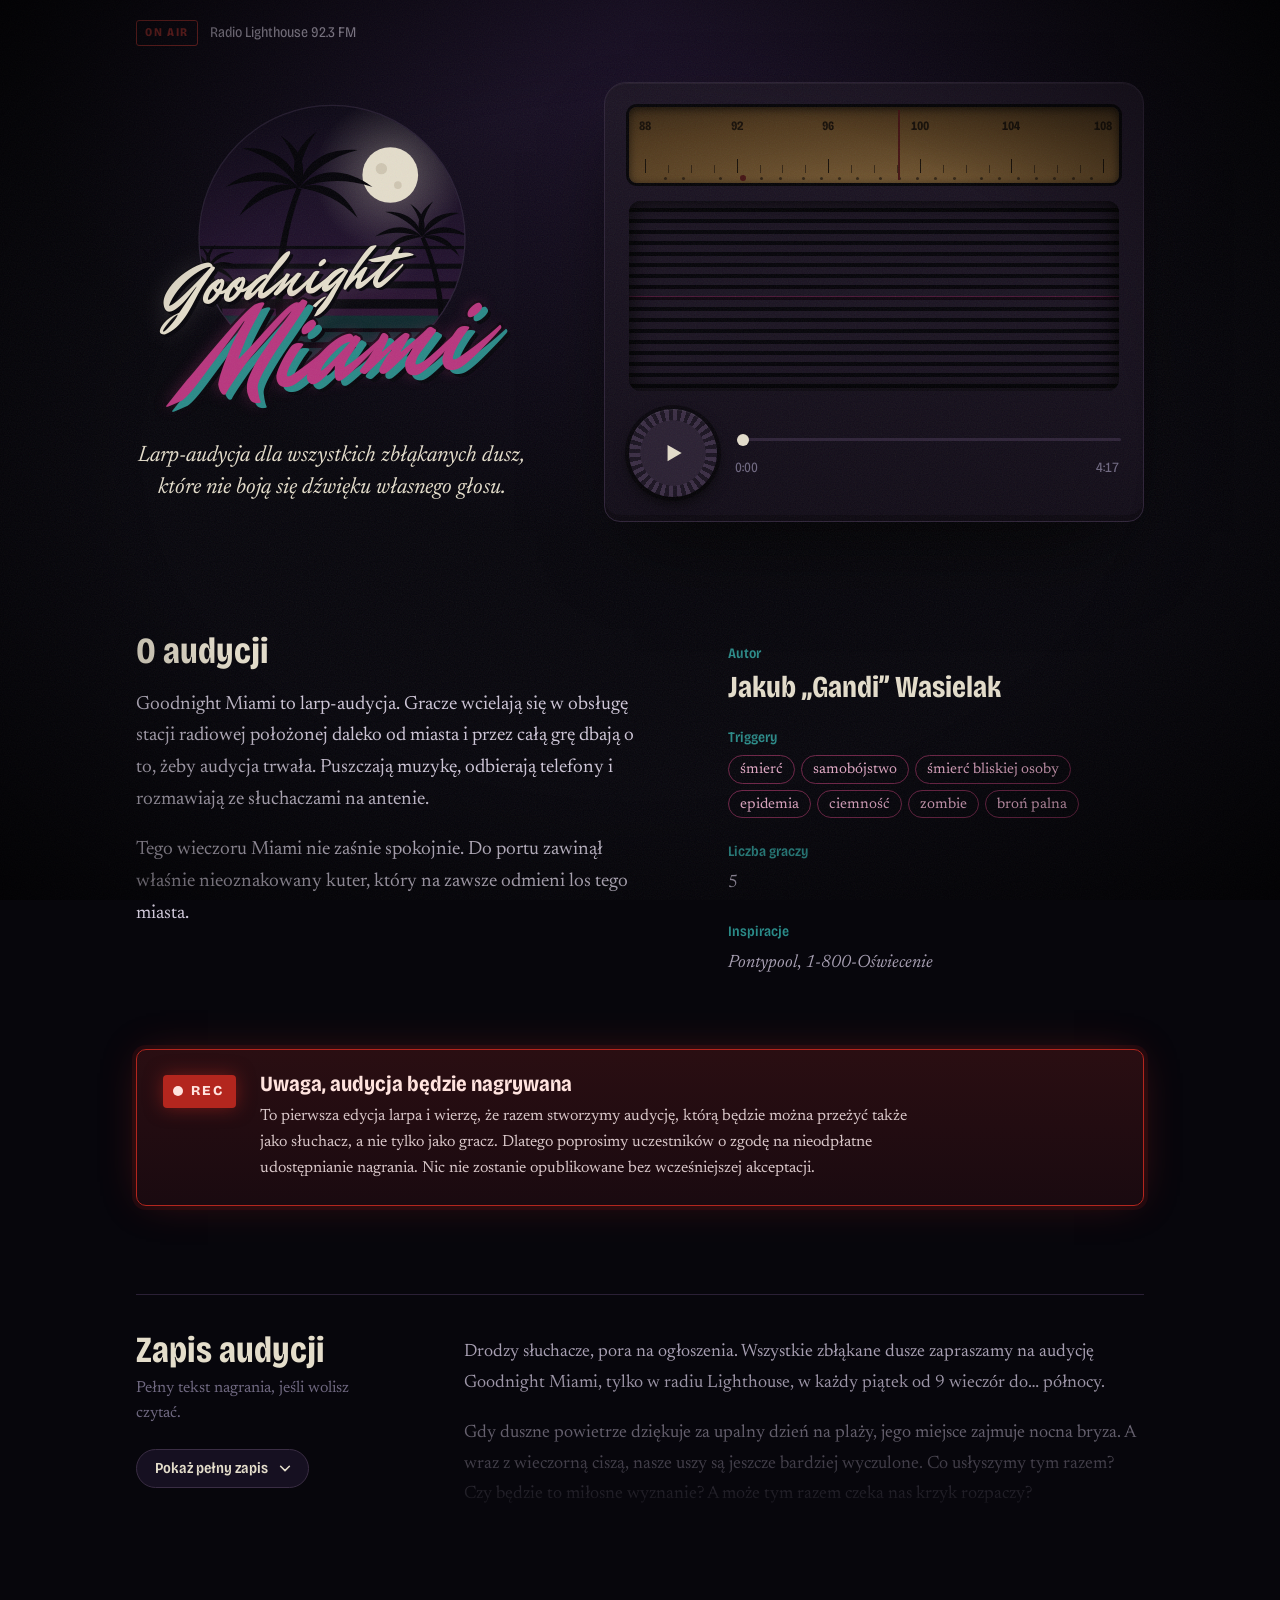
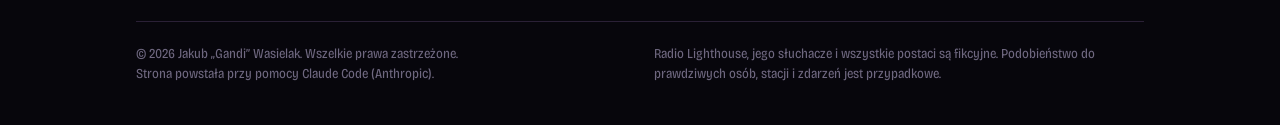
<file: index.html>
<!doctype html>
<html lang="pl">
<head>
  <meta charset="utf-8">
  <meta name="viewport" content="width=device-width, initial-scale=1, viewport-fit=cover">
  <title>Goodnight Miami · larp-audycja</title>
  <meta name="description" content="Goodnight Miami to larp-audycja o nocnej stacji radiowej pod Miami. Posłuchaj design docu nagranego jako radiowe ogłoszenie. Autor: Jakub „Gandi” Wasielak.">
  <meta name="author" content="Jakub „Gandi” Wasielak">
  <meta name="theme-color" content="#07060C">
  <meta name="color-scheme" content="dark">
  <link rel="canonical" href="https://goodnight-miami.com/">

  <meta property="og:type" content="website">
  <meta property="og:site_name" content="Goodnight Miami">
  <meta property="og:locale" content="pl_PL">
  <meta property="og:url" content="https://goodnight-miami.com/">
  <meta property="og:title" content="Goodnight Miami · larp-audycja">
  <meta property="og:description" content="Nocna audycja Radia Lighthouse 92.3 FM. Posłuchaj design docu larpa nagranego jako radiowe ogłoszenie.">
  <meta property="og:image" content="https://goodnight-miami.com/assets/img/og-image.png">
  <meta property="og:image:width" content="1200">
  <meta property="og:image:height" content="630">
  <meta property="og:image:alt" content="Logo Goodnight Miami: księżyc nad palmami i neonowy napis, obok stare radio.">
  <meta property="og:audio" content="https://goodnight-miami.com/assets/audio/goodnight-miami-dd.mp3">
  <meta property="og:audio:type" content="audio/mpeg">
  <meta name="twitter:card" content="summary_large_image">
  <meta name="twitter:title" content="Goodnight Miami · larp-audycja">
  <meta name="twitter:description" content="Nocna audycja Radia Lighthouse 92.3 FM. Posłuchaj design docu larpa nagranego jako radiowe ogłoszenie.">
  <meta name="twitter:image" content="https://goodnight-miami.com/assets/img/og-image.png">

  <link rel="icon" href="assets/img/favicon.svg" type="image/svg+xml">
  <link rel="icon" href="assets/img/favicon-32.png" sizes="32x32" type="image/png">
  <link rel="apple-touch-icon" href="assets/img/apple-touch-icon.png">
  <link rel="manifest" href="site.webmanifest">

  <link rel="preconnect" href="https://fonts.googleapis.com">
  <link rel="preconnect" href="https://fonts.gstatic.com" crossorigin>
  <link rel="stylesheet" href="https://fonts.googleapis.com/css2?family=Mr+Dafoe&family=Bricolage+Grotesque:opsz,wdth,wght@12..96,75..100,300..800&family=Newsreader:ital,opsz,wght@0,6..72,300..600;1,6..72,300..600&display=swap">
  <link rel="stylesheet" href="assets/css/style.css">
  <script src="assets/js/radio.js" defer></script>
</head>
<body>
<div class="page">
  <header class="station">
    <div class="station__name">
      <span class="onair" aria-hidden="true">ON AIR</span>
      <span>Radio Lighthouse 92.3 FM</span>
    </div>
  </header>

  <main>
    <section class="hero" aria-labelledby="title">
      <div class="hero__brand">
        <div class="emblem">
          <svg viewBox="0 30 600 450" aria-hidden="true">
            <defs>
              <clipPath id="disc"><circle cx="300" cy="250" r="210"/></clipPath>
              <linearGradient id="sky" x1="0" y1="0" x2="0" y2="1">
                <stop offset="0" stop-color="#0C0916"/>
                <stop offset=".55" stop-color="#23122F"/>
                <stop offset="1" stop-color="#4A1739"/>
              </linearGradient>
              <radialGradient id="moonGlow">
                <stop offset="0" stop-color="#E4DDCB" stop-opacity=".35"/>
                <stop offset="1" stop-color="#E4DDCB" stop-opacity="0"/>
              </radialGradient>
              <path id="frond" d="M0 0 C 26 -22, 62 -18, 92 12 C 60 -4, 30 -6, 0 0 Z"/>
              <g id="crown">
                <use href="#frond" transform="rotate(-8)"/>
                <use href="#frond" transform="rotate(-40) scale(.95)"/>
                <use href="#frond" transform="rotate(-80) scale(.8)"/>
                <use href="#frond" transform="rotate(20) scale(.9)"/>
                <use href="#frond" transform="scale(-1,1) rotate(-8)"/>
                <use href="#frond" transform="scale(-1,1) rotate(-42) scale(.95)"/>
                <use href="#frond" transform="scale(-1,1) rotate(18) scale(.9)"/>
                <use href="#frond" transform="scale(-1,1) rotate(-78) scale(.75)"/>
              </g>
            </defs>

            <g clip-path="url(#disc)">
              <rect x="0" y="0" width="600" height="560" fill="url(#sky)"/>
              <circle cx="392" cy="150" r="120" fill="url(#moonGlow)"/>
              <circle cx="392" cy="150" r="44" fill="#E4DDCB"/>
              <circle cx="378" cy="140" r="9" fill="#CFC6B2"/>
              <circle cx="404" cy="166" r="6" fill="#CFC6B2"/>
              <!-- horizon stripes -->
              <g fill="#07060C">
                <rect x="0" y="262" width="600" height="5"/>
                <rect x="0" y="290" width="600" height="8"/>
                <rect x="0" y="318" width="600" height="11"/>
                <rect x="0" y="346" width="600" height="15"/>
              </g>
              <rect x="0" y="372" width="600" height="200" fill="#0F2A2E"/>
              <rect x="0" y="392" width="600" height="6" fill="#07060C"/>
              <rect x="0" y="414" width="600" height="9" fill="#07060C"/>
              <!-- palms -->
              <g fill="#050409">
                <path d="M214 400 C 206 330, 212 250, 244 170 L 252 172 C 222 250, 218 330, 226 400 Z"/>
                <use href="#crown" transform="translate(248 170) scale(1.25)"/>
                <path d="M468 400 C 470 350, 462 300, 440 250 L 446 247 C 470 298, 478 350, 478 400 Z"/>
                <use href="#crown" transform="translate(442 248) scale(.8)"/>
                <path d="M120 400 C 124 370, 118 330, 104 300 L 108 298 C 124 330, 130 370, 128 400 Z"/>
                <use href="#crown" transform="translate(105 298) scale(.55)"/>
              </g>
            </g>
            <circle cx="300" cy="250" r="210" fill="none" stroke="#2A2036" stroke-width="2"/>
          </svg>

          <h1 class="logo" id="title"><span class="logo__good">Goodnight</span><span class="logo__miami">Miami</span></h1>
        </div>

        <p class="tagline">Larp-audycja dla wszystkich zbłąkanych dusz, które nie boją się dźwięku własnego głosu.</p>      </div>

      <div class="hero__radio">
        <div class="radio">
          <div class="dial" aria-hidden="true">
            <div class="dial__scale" id="scale"></div>
          </div>

          <div class="grille"><canvas id="scope" aria-hidden="true"></canvas></div>

          <div class="deck">
            <button class="knob" id="play" type="button" aria-label="Słuchaj audycji">
              <svg class="i-play" viewBox="0 0 24 24" aria-hidden="true"><path fill="currentColor" d="M7 4.5v15l13-7.5z"/></svg>
              <svg class="i-pause" viewBox="0 0 24 24" aria-hidden="true"><path fill="currentColor" d="M6 4h4.5v16H6zM13.5 4H18v16h-4.5z"/></svg>
            </button>
            <div class="transport">
              <input class="seek" id="seek" type="range" min="0" max="1000" value="0" step="1" aria-label="Przewiń nagranie">
              <div class="transport__time"><output id="cur">0:00</output><output id="dur">4:17</output></div>
            </div>
          </div>
        </div>
      </div>

      <audio id="audio" src="assets/audio/goodnight-miami-dd.mp3" preload="metadata"></audio>
    </section>

    <section class="about" aria-labelledby="about-title">
      <div class="about__lead">
        <h2 id="about-title">O audycji</h2>
        <p>Goodnight Miami to larp-audycja. Gracze wcielają się w obsługę stacji radiowej położonej daleko od miasta i przez całą grę dbają o to, żeby audycja trwała. Puszczają muzykę, odbierają telefony i rozmawiają ze słuchaczami na antenie.</p>
        <p>Tego wieczoru Miami nie zaśnie spokojnie. Do portu zawinął właśnie nieoznakowany kuter, który na zawsze odmieni los tego miasta.</p>
      </div>

      <dl class="facts">
        <dt>Autor</dt>
        <dd class="author">Jakub „Gandi” Wasielak</dd>
        <dt>Triggery</dt>
        <dd>
          <ul class="triggers">
            <li>śmierć</li><li>samobójstwo</li><li>śmierć bliskiej osoby</li><li>epidemia</li><li>ciemność</li><li>zombie</li><li>broń palna</li>
          </ul>
        </dd>
        <dt>Liczba graczy</dt>
        <dd>5</dd>
        <dt>Inspiracje</dt>
        <dd><i>Pontypool</i>, <i>1-800-Oświecenie</i></dd>
      </dl>

      <aside class="recording" aria-labelledby="rec-title">
        <div class="recording__rec" aria-hidden="true"><span></span>REC</div>
        <div>
          <p class="recording__title" id="rec-title">Uwaga, audycja będzie nagrywana</p>
          <p>To pierwsza edycja larpa i wierzę, że razem stworzymy audycję, którą będzie można przeżyć także jako słuchacz, a nie tylko jako gracz. Dlatego poprosimy uczestników o zgodę na nieodpłatne udostępnianie nagrania. Nic nie zostanie opublikowane bez wcześniejszej akceptacji.</p>
        </div>
      </aside>
    </section>

    <section class="transcript-wrap" aria-labelledby="t-title">
      <div class="transcript-head">
        <h2 id="t-title">Zapis audycji</h2>
        <p>Pełny tekst nagrania, jeśli wolisz czytać.</p>
        <button class="toggle" id="tToggle" type="button" aria-expanded="false" aria-controls="transcript">
          <span>Pokaż pełny zapis</span>
          <svg viewBox="0 0 16 16" aria-hidden="true"><path d="M3 6l5 5 5-5" fill="none" stroke="currentColor" stroke-width="1.8" stroke-linecap="round" stroke-linejoin="round"/></svg>
        </button>
      </div>

      <article class="transcript is-collapsed" id="transcript">
        <p>Drodzy słuchacze, pora na ogłoszenia. Wszystkie zbłąkane dusze zapraszamy na audycję Goodnight Miami, tylko w radiu Lighthouse, w każdy piątek od 9 wieczór do… północy.</p>
        <p>Gdy duszne powietrze dziękuje za upalny dzień na plaży, jego miejsce zajmuje nocna bryza. A wraz z wieczorną ciszą, nasze uszy są jeszcze bardziej wyczulone. Co usłyszymy tym razem? Czy będzie to miłosne wyznanie? A może tym razem czeka nas krzyk rozpaczy?</p>
        <p>Nasza linia będzie otwarta przez całą audycję, podczas której każdy może podzielić się swoją historią dzwoniąc na (305) 550-1000. Dziś natomiast odpowiemy na pytania nadesłane pocztą.</p>

        <p class="letter">Mark Spencer z Wynwood</p>
        <p>Mark Spencer z Wynwood pyta, dla kogo jest audycja Goodnight Miami? Doskonałe pytanie Mark. Goodnight Miami jest stworzona dla każdego miłośnika dreszczyku i pełnej immersji. Każdy kto weźmie udział w audycji będzie jej nie tylko doświadczał – on będzie ją tworzył! Pamiętajcie, że taśma jest wieczna, a to co raz pójdzie w eter, zostanie tam na zawsze. Tak, Goodnight Miami przyciągnie osoby, które nie boją się dźwięku własnego głosu. Bo to, czego należy bać się naprawdę, to… cisza.</p>

        <p class="letter">Daniel Haze z Brickell</p>
        <p>Daniel Haze z Brickell pisze „jak wygląda typowe nagranie?”. Drogi Danielu, gwarantuję – żadne nagranie audycji Goodnight Miami nie jest typowe. Ale tak, mają one elementy wspólne. Nasze gwiazdy, dwoje prowadzących zasiądzie przed mikrofonami, aby przez trzy godziny trwania audycji odpowiadać na telefony słuchaczy. Oczywiście telefony to nie wszystko, ponieważ w cieniu zawsze czuwa wierny realizator, dbający o nagrania i o muzykę umilającą chwile ciszy. Producent nagrania czuwa nad przebiegiem audycji, jest cichym reżyserem dyrygującym całą stacją i nadającym jej unikatowy klimat.</p>
        <p>Drodzy słuchacze, drogi Danielu, mam nadzieję że byliście dziś grzeczni, ponieważ Waszym telefonom przysłuchiwać się będzie policja. No dobrze, konkretnie jeden policjant. Po służbie. Który gości nasze studio, jest wiernym słuchaczem oraz osobistym przyjacielem.</p>

        <p class="letter">Monica Blake z Overtown</p>
        <p>Monica Blake z Overtown pyta, czy może nas odwiedzić. Kochana Monico, z przyjemnością otwarlibyśmy dla Ciebie nasze drzwi, ale musisz wiedzieć, że stacja radia Lighthouse to prawdziwa latarnia. No może nie prawdziwa, ale jednak oddalona od Miami o ponad godzinę jazdy, a do najbliższych sąsiadów mamy ponad dwie mile. Nadajemy do Was z miejsca, gdzie każde pukanie do drzwi jest wielkim wydarzeniem.</p>

        <p class="letter">Diana Knight z Liberty City</p>
        <p>Diana Knight z Liberty City napisała, że chciała posłuchać audycji ze swoim czternastoletnim synem. Droga Diano, z przykrością musimy odradzić. Audycja jest wyłącznie dla pełnoletnich słuchaczy, a w trakcie rozmów mogą zostać poruszone takie tematy jak śmierć, samobójstwo, śmierć bliskich, epidemia, ciemność, zombie oraz broń palna.</p>

        <p class="letter">Anonimowa wiadomość</p>
        <p>Mamy czas na ostatnie pytanie w sprawie audycji Goodnight Miami, otrzymaliśmy jedną anonimową wiadomość, a brzmi ona: „Dlaczego to ja powinienem wziąć udział w nagraniu?” Myślę że wiem, drogi słuchaczu, myślę że znam cię lepiej niż ci się zdaje. Wiem, że szukasz tego lekkiego dreszczyku emocji, który sprawia że na skórze pojawia się gęsia skórka. Intymna atmosfera przytulnego studia miesza się z ekspozycją na setki słuchaczy, co budzi w Tobie lęk, ale i coś mocniejszego. Zainteresowanie.</p>
        <p class="signoff">Jaką historię usłyszysz? Jaką historię nam opowiesz? Jak ta historia skończy się dla Ciebie? A przede wszystkim… Czy Miami zaśnie dziś spokojnie?</p>
      </article>
    </section>
  </main>

  <footer>
    <p>© 2026 Jakub „Gandi” Wasielak. Wszelkie prawa zastrzeżone.<br>Strona powstała przy pomocy Claude Code (Anthropic).</p>
    <p>Radio Lighthouse, jego słuchacze i wszystkie postaci są fikcyjne. Podobieństwo do prawdziwych osób, stacji i zdarzeń jest przypadkowe.</p>
  </footer>
</div>
</body>
</html>
</file>
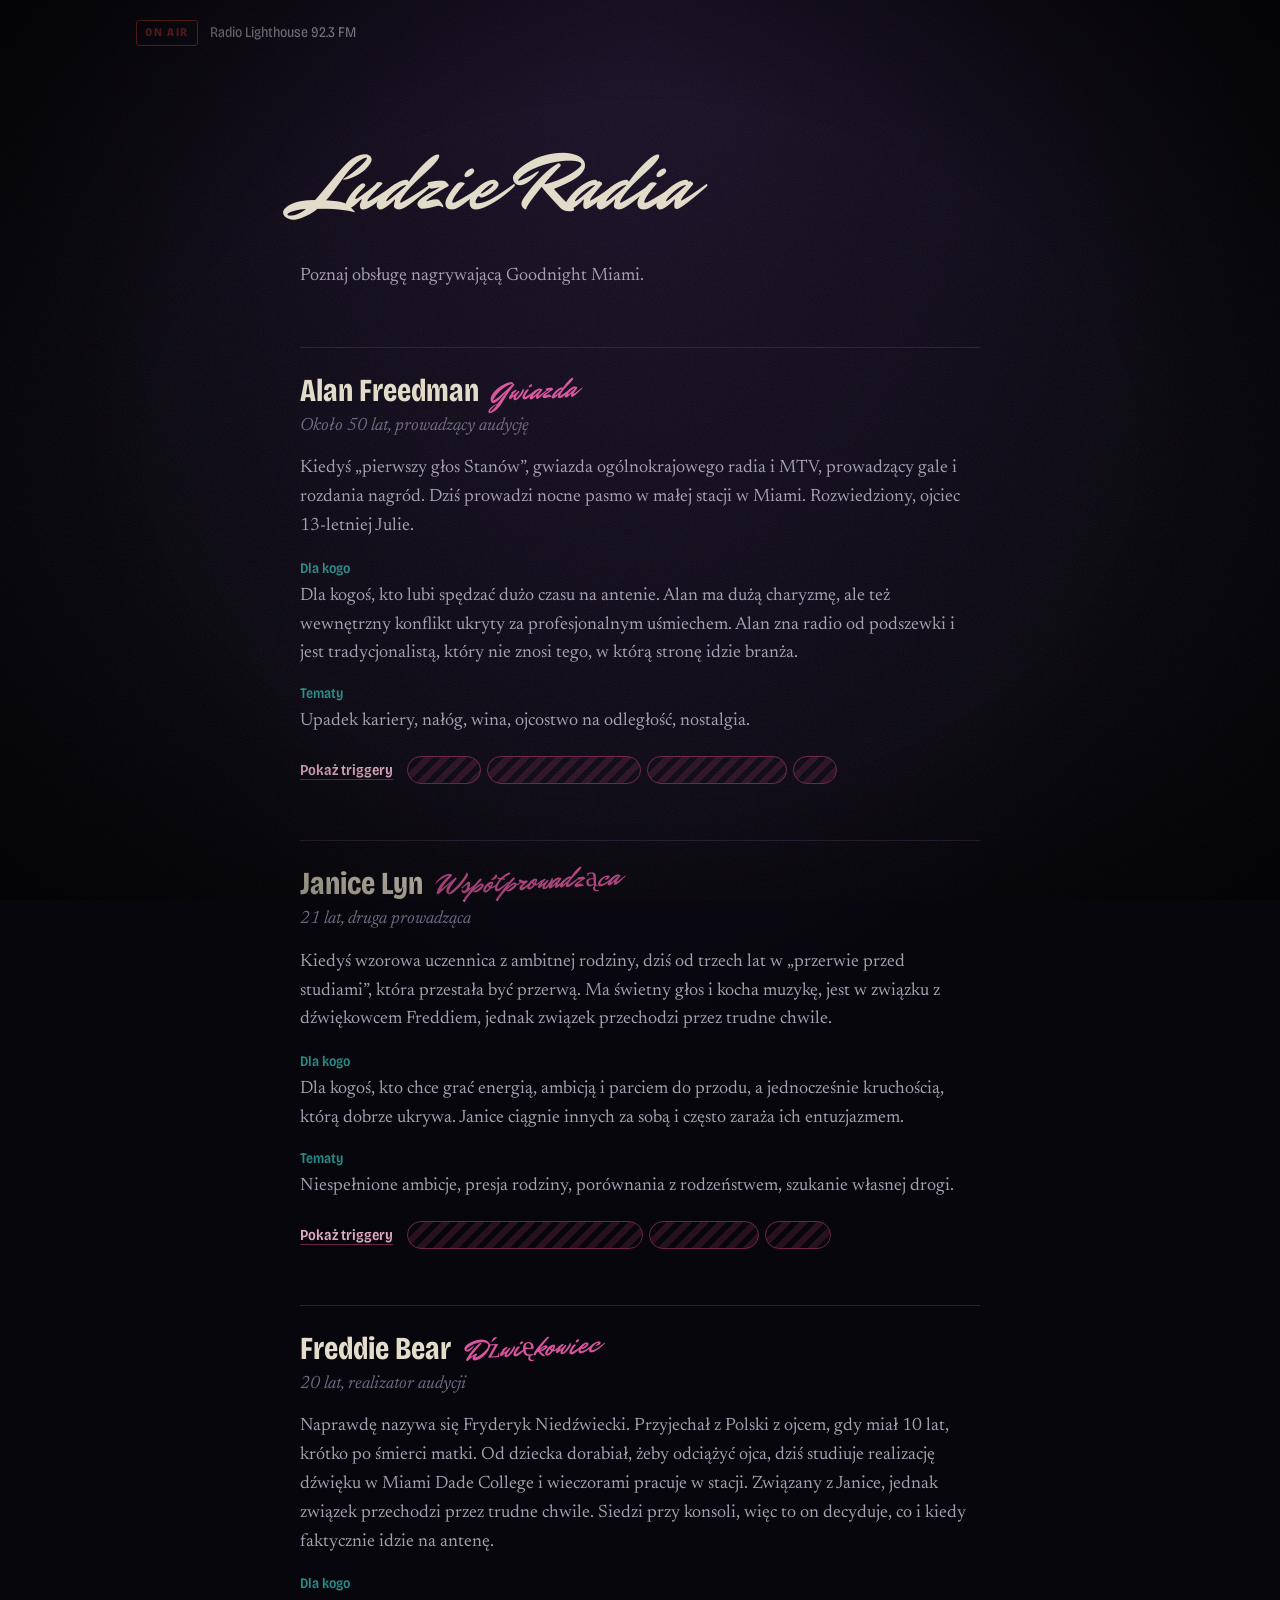
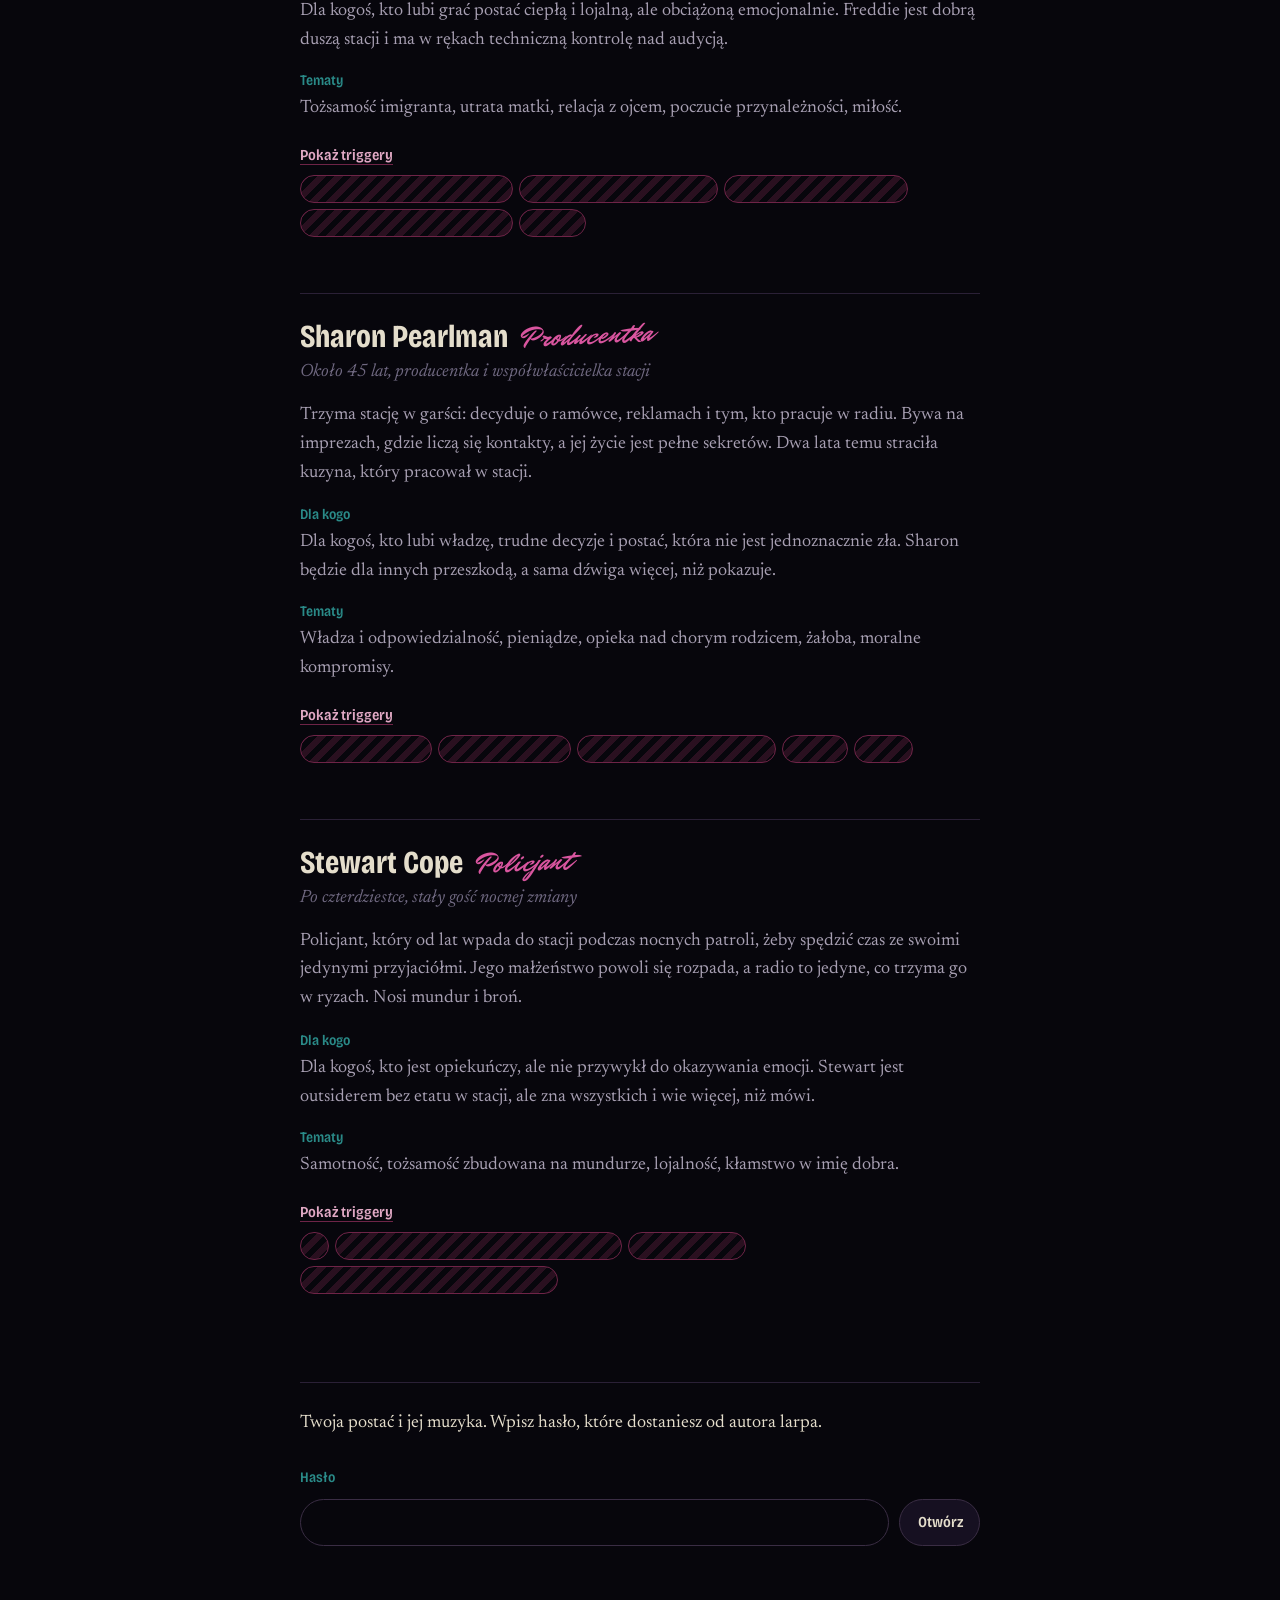
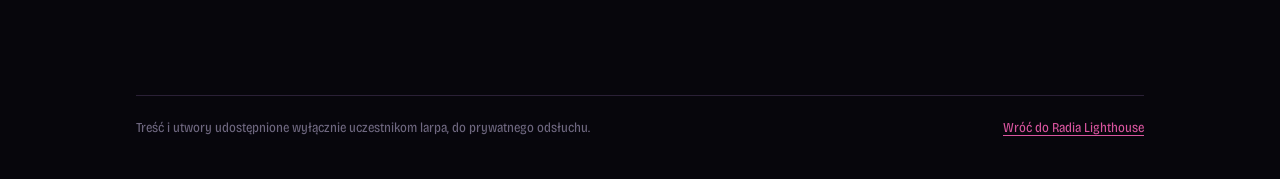
<file: ludzie-radia.html>
<!doctype html>
<html lang="pl">
<head>
  <meta charset="utf-8">
  <meta name="viewport" content="width=device-width, initial-scale=1, viewport-fit=cover">
  <title>Ludzie Radia · Goodnight Miami</title>
  <meta name="robots" content="noindex">
  <meta name="theme-color" content="#07060C">
  <meta name="color-scheme" content="dark">
  <link rel="icon" href="/assets/img/favicon.svg" type="image/svg+xml">
  <link rel="preconnect" href="https://fonts.googleapis.com">
  <link rel="preconnect" href="https://fonts.gstatic.com" crossorigin>
  <link rel="stylesheet" href="https://fonts.googleapis.com/css2?family=Mr+Dafoe&family=Bricolage+Grotesque:opsz,wdth,wght@12..96,75..100,300..800&family=Newsreader:ital,opsz,wght@0,6..72,300..600;1,6..72,300..600&display=swap">
  <link rel="stylesheet" href="/assets/css/style.css">
  <link rel="stylesheet" href="/assets/css/soundtrack.css">
  <script src="/assets/js/soundtrack.js" defer></script>
</head>
<body>
<div class="page">
  <header class="station">
    <div class="station__name">
      <span class="onair" aria-hidden="true">ON AIR</span>
      <span>Radio Lighthouse 92.3 FM</span>
    </div>
    <button class="station__now station__back" id="sheetBack" type="button" hidden>Wróć do postaci</button>
    <button class="station__now" id="now" type="button" hidden>
      <svg class="i-play" viewBox="0 0 12 12" aria-hidden="true"><path d="M2 1l9 5-9 5z" fill="currentColor"/></svg>
      <svg class="i-pause" viewBox="0 0 12 12" aria-hidden="true"><path d="M2 1h3v10H2zM7 1h3v10H7z" fill="currentColor"/></svg>
      <span id="nowTitle"></span>
    </button>
  </header>

  <main>
    <section class="gate" id="gate">
      <h1>Ludzie Radia</h1>
      <section class="cast" aria-labelledby="cast-title">
        <p class="cast__lead" id="cast-title">Poznaj obsługę nagrywającą Goodnight Miami.</p>

        <article class="person">
          <header class="person__head">
            <h3>Alan Freedman</h3>
            <p class="person__role">Gwiazda</p>
            <p class="person__meta">Około 50 lat, prowadzący audycję</p>
          </header>
          <p>Kiedyś „pierwszy głos Stanów”, gwiazda ogólnokrajowego radia i MTV, prowadzący gale i rozdania nagród. Dziś prowadzi nocne pasmo w małej stacji w Miami. Rozwiedziony, ojciec 13-letniej Julie.</p>
          <dl class="person__facts">
            <dt>Dla kogo</dt>
            <dd>Dla kogoś, kto lubi spędzać dużo czasu na antenie. Alan ma dużą charyzmę, ale też wewnętrzny konflikt ukryty za profesjonalnym uśmiechem. Alan zna radio od podszewki i jest tradycjonalistą, który nie znosi tego, w którą stronę idzie branża.</dd>
            <dt>Tematy</dt>
            <dd>Upadek kariery, nałóg, wina, ojcostwo na odległość, nostalgia.</dd>
          </dl>
          <details class="bleep">
            <summary><span class="bleep__show">Pokaż triggery</span><span class="bleep__hide">Ukryj triggery</span><span class="bleep__tape" aria-hidden="true"><span style="--w:10"></span><span style="--w:21"></span><span style="--w:19"></span><span style="--w:6"></span></span></summary>
            <ul class="triggers">
              <li>alkoholizm</li><li>śmierć bliskiej osoby</li><li>silne poczucie winy</li><li>rozwód</li>
            </ul>
          </details>
        </article>

        <article class="person">
          <header class="person__head">
            <h3>Janice Lyn</h3>
            <p class="person__role">Współprowadząca</p>
            <p class="person__meta">21 lat, druga prowadząca</p>
          </header>
          <p>Kiedyś wzorowa uczennica z ambitnej rodziny, dziś od trzech lat w „przerwie przed studiami”, która przestała być przerwą. Ma świetny głos i kocha muzykę, jest w związku z dźwiękowcem Freddiem, jednak związek przechodzi przez trudne chwile.</p>
          <dl class="person__facts">
            <dt>Dla kogo</dt>
            <dd>Dla kogoś, kto chce grać energią, ambicją i parciem do przodu, a jednocześnie kruchością, którą dobrze ukrywa. Janice ciągnie innych za sobą i często zaraża ich entuzjazmem.</dd>
            <dt>Tematy</dt>
            <dd>Niespełnione ambicje, presja rodziny, porównania z rodzeństwem, szukanie własnej drogi.</dd>
          </dl>
          <details class="bleep">
            <summary><span class="bleep__show">Pokaż triggery</span><span class="bleep__hide">Ukryj triggery</span><span class="bleep__tape" aria-hidden="true"><span style="--w:32"></span><span style="--w:15"></span><span style="--w:9"></span></span></summary>
            <ul class="triggers">
              <li>depresja i terapia w przeszłości</li><li>presja rodziców</li><li>narkotyki</li>
            </ul>
          </details>
        </article>

        <article class="person">
          <header class="person__head">
            <h3>Freddie Bear</h3>
            <p class="person__role">Dźwiękowiec</p>
            <p class="person__meta">20 lat, realizator audycji</p>
          </header>
          <p>Naprawdę nazywa się Fryderyk Niedźwiecki. Przyjechał z Polski z ojcem, gdy miał 10 lat, krótko po śmierci matki. Od dziecka dorabiał, żeby odciążyć ojca, dziś studiuje realizację dźwięku w Miami Dade College i wieczorami pracuje w stacji. Związany z Janice, jednak związek przechodzi przez trudne chwile. Siedzi przy konsoli, więc to on decyduje, co i kiedy faktycznie idzie na antenę.</p>
          <dl class="person__facts">
            <dt>Dla kogo</dt>
            <dd>Dla kogoś, kto lubi grać postać ciepłą i lojalną, ale obciążoną emocjonalnie. Freddie jest dobrą duszą stacji i ma w rękach techniczną kontrolę nad audycją.</dd>
            <dt>Tematy</dt>
            <dd>Tożsamość imigranta, utrata matki, relacja z ojcem, poczucie przynależności, miłość.</dd>
          </dl>
          <details class="bleep">
            <summary><span class="bleep__show">Pokaż triggery</span><span class="bleep__hide">Ukryj triggery</span><span class="bleep__tape" aria-hidden="true"><span style="--w:29"></span><span style="--w:27"></span><span style="--w:25"></span><span style="--w:29"></span><span style="--w:9"></span></span></summary>
            <ul class="triggers">
              <li>śmierć rodzica w dzieciństwie</li><li>uzależnienie bliskiej osoby</li><li>obelgi na tle pochodzenia</li><li>niepewna sytuacja imigracyjna</li><li>rozstanie</li>
            </ul>
          </details>
        </article>

        <article class="person">
          <header class="person__head">
            <h3>Sharon Pearlman</h3>
            <p class="person__role">Producentka</p>
            <p class="person__meta">Około 45 lat, producentka i współwłaścicielka stacji</p>
          </header>
          <p>Trzyma stację w garści: decyduje o ramówce, reklamach i tym, kto pracuje w radiu. Bywa na imprezach, gdzie liczą się kontakty, a jej życie jest pełne sekretów. Dwa lata temu straciła kuzyna, który pracował w stacji.</p>
          <dl class="person__facts">
            <dt>Dla kogo</dt>
            <dd>Dla kogoś, kto lubi władzę, trudne decyzje i postać, która nie jest jednoznacznie zła. Sharon będzie dla innych przeszkodą, a sama dźwiga więcej, niż pokazuje.</dd>
            <dt>Tematy</dt>
            <dd>Władza i odpowiedzialność, pieniądze, opieka nad chorym rodzicem, żałoba, moralne kompromisy.</dd>
          </dl>
          <details class="bleep">
            <summary><span class="bleep__show">Pokaż triggery</span><span class="bleep__hide">Ukryj triggery</span><span class="bleep__tape" aria-hidden="true"><span style="--w:18"></span><span style="--w:18"></span><span style="--w:27"></span><span style="--w:9"></span><span style="--w:8"></span></span></summary>
            <ul class="triggers">
              <li>choroba w rodzinie</li><li>problemy finansowe</li><li>żałoba po śmierci w wypadku</li><li>narkotyki</li><li>korupcja</li>
            </ul>
          </details>
        </article>

        <article class="person">
          <header class="person__head">
            <h3>Stewart Cope</h3>
            <p class="person__role">Policjant</p>
            <p class="person__meta">Po czterdziestce, stały gość nocnej zmiany</p>
          </header>
          <p>Policjant, który od lat wpada do stacji podczas nocnych patroli, żeby spędzić czas ze swoimi jedynymi przyjaciółmi. Jego małżeństwo powoli się rozpada, a radio to jedyne, co trzyma go w ryzach. Nosi mundur i broń.</p>
          <dl class="person__facts">
            <dt>Dla kogo</dt>
            <dd>Dla kogoś, kto jest opiekuńczy, ale nie przywykł do okazywania emocji. Stewart jest outsiderem bez etatu w stacji, ale zna wszystkich i wie więcej, niż mówi.</dd>
            <dt>Tematy</dt>
            <dd>Samotność, tożsamość zbudowana na mundurze, lojalność, kłamstwo w imię dobra.</dd>
          </dl>
          <details class="bleep">
            <summary><span class="bleep__show">Pokaż triggery</span><span class="bleep__hide">Ukryj triggery</span><span class="bleep__tape" aria-hidden="true"><span style="--w:4"></span><span style="--w:39"></span><span style="--w:16"></span><span style="--w:35"></span></span></summary>
            <ul class="triggers">
              <li>broń</li><li>wypadek drogowy ze skutkiem śmiertelnym</li><li>kryzys małżeński</li><li>ukrywanie prawdy przed najbliższymi</li>
            </ul>
          </details>
        </article>
      </section>

      <div class="unlock-wrap">
        <p>Twoja postać i jej muzyka. Wpisz hasło, które dostaniesz od autora larpa.</p>
        <form class="unlock" id="unlock">
          <label for="password">Hasło</label>
          <input id="password" type="text" autocomplete="off" autocapitalize="off" autocorrect="off" spellcheck="false" data-1p-ignore data-lpignore="true" required>
          <button class="toggle" type="submit">Otwórz</button>
          <p class="error" id="error" role="alert"></p>
        </form>
      </div>
    </section>

    <article class="sheet" id="sheet" hidden></article>
  </main>

  <template id="cartTpl">
    <figure class="cart">
      <div class="cart__deck">
        <button class="knob" type="button">
          <svg class="i-play" viewBox="0 0 24 24" aria-hidden="true"><path d="M8 5l12 7-12 7z" fill="currentColor"/></svg>
          <svg class="i-pause" viewBox="0 0 24 24" aria-hidden="true"><path d="M6 5h4v14H6zM14 5h4v14h-4z" fill="currentColor"/></svg>
        </button>
        <div class="cart__label">
          <span class="cart__title"></span>
          <span class="cart__artist"></span>
          <span class="cart__lamp" aria-hidden="true">ON AIR</span>
        </div>
        <div class="cart__transport">
          <input class="seek" type="range" min="0" max="1000" value="0" disabled>
          <span class="cart__time" aria-live="polite"></span>
        </div>
      </div>
    </figure>
  </template>

  <footer>
    <p>Treść i utwory udostępnione wyłącznie uczestnikom larpa, do prywatnego odsłuchu.</p>
    <p><a href="/">Wróć do Radia Lighthouse</a></p>
  </footer>
</div>
</body>
</html>
</file>
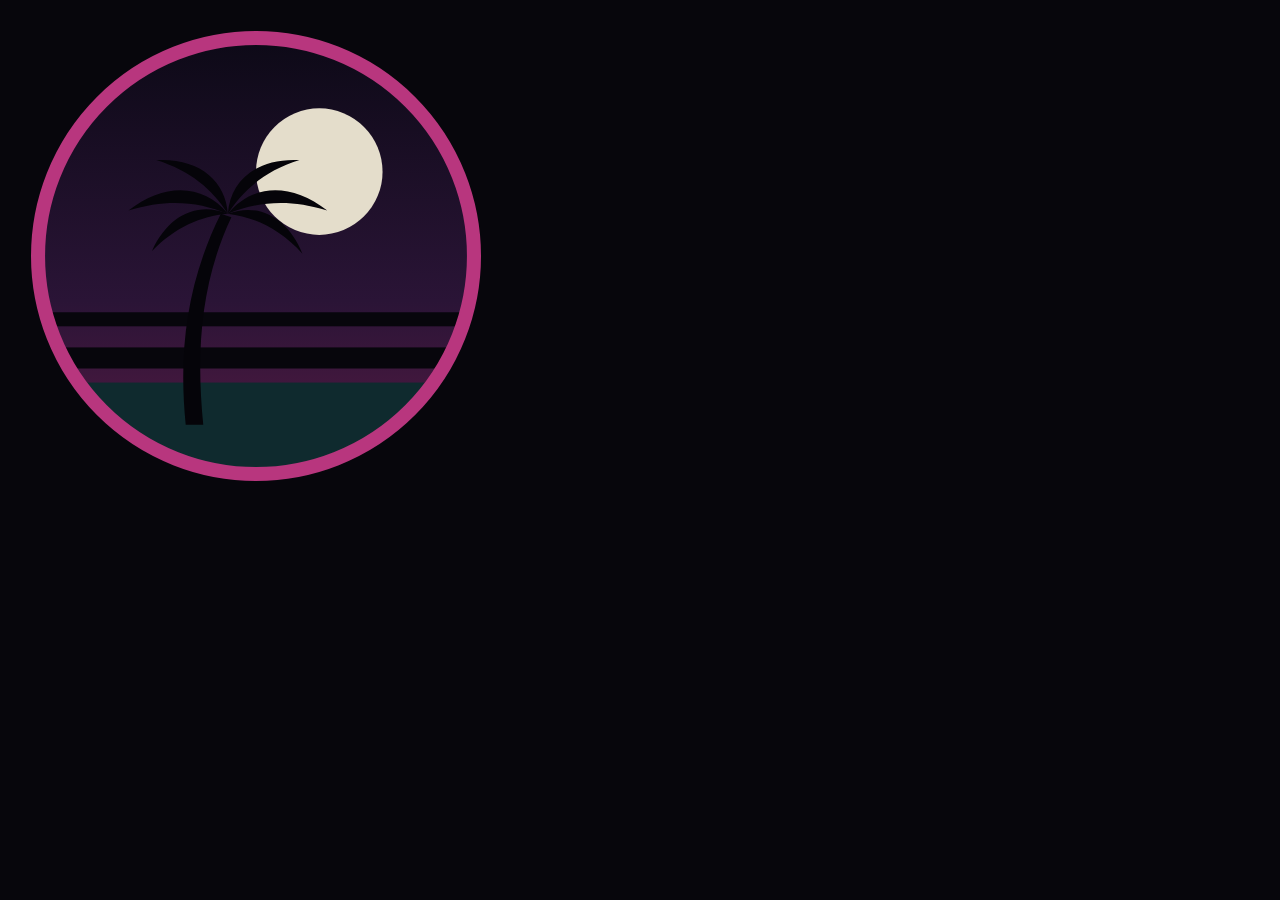
<file: tools/icon.html>
<!doctype html>
<!-- Source for the PNG app icons: icon.html?size=180. Regenerate with tools/render-images.sh -->
<html>
<head>
<meta charset="utf-8">
<style>
  html, body { margin: 0; background: #07060C; overflow: hidden; }
  div { background: #07060C; display: grid; place-items: center; }
  img { display: block; width: 88%; height: 88%; }
</style>
</head>
<body>
<div id="box"><img src="../assets/img/favicon.svg" alt=""></div>
<script>
  // Headless Chrome has a minimum window width, so size the icon explicitly
  // and let the screenshot crop the top-left corner.
  const size = new URLSearchParams(location.search).get('size') || 512;
  const box = document.getElementById('box');
  box.style.width = box.style.height = size + 'px';
</script>
</body>
</html>
</file>
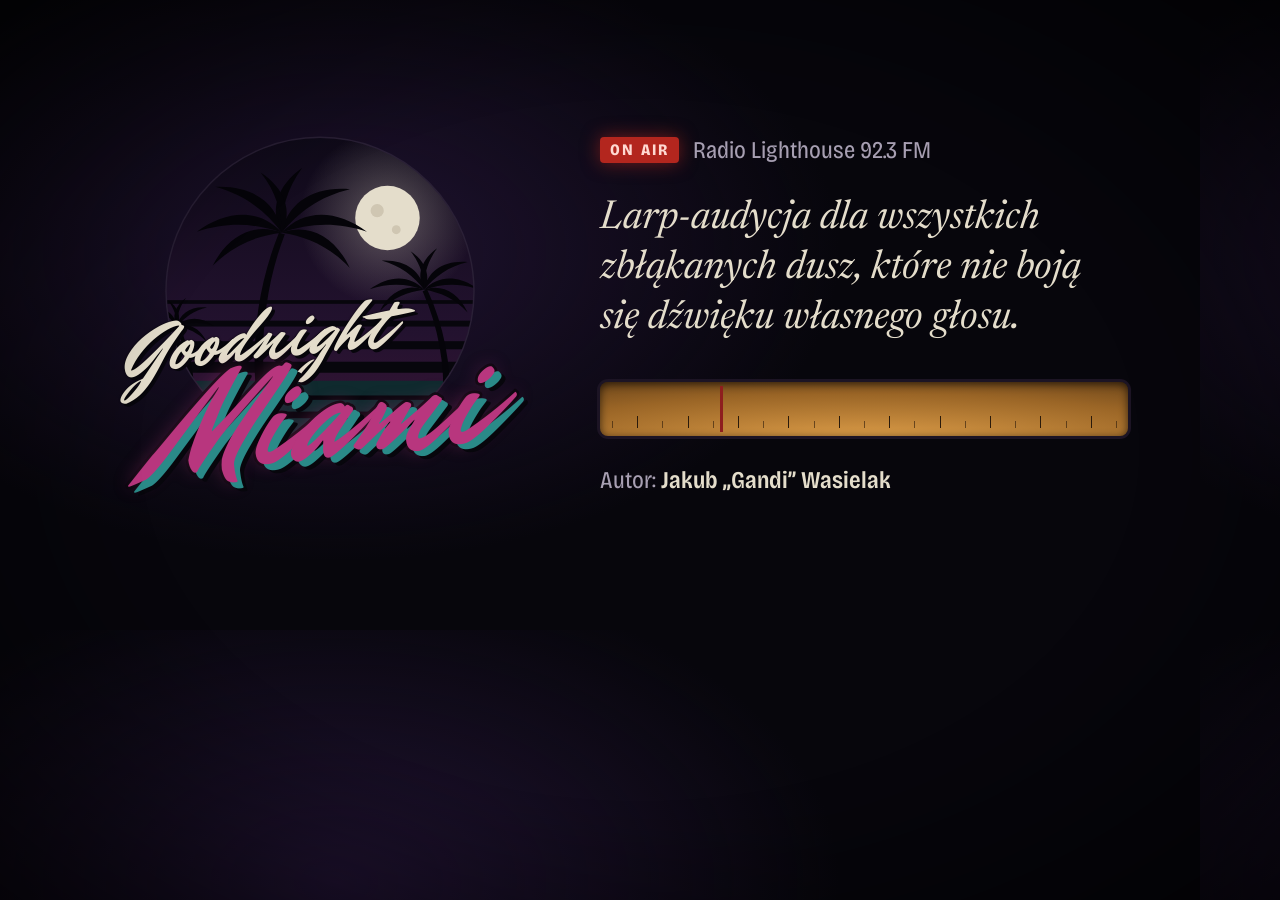
<file: tools/og-image.html>
<!doctype html>
<!-- Source for assets/img/og-image.png (1200×630). Regenerate with tools/render-images.sh -->
<html lang="pl">
<head>
<meta charset="utf-8">
<link rel="stylesheet" href="https://fonts.googleapis.com/css2?family=Mr+Dafoe&family=Bricolage+Grotesque:opsz,wdth,wght@12..96,75..100,300..800&family=Newsreader:ital,opsz,wght@0,6..72,300..600;1,6..72,300..600&display=block">
<style>
  html, body { margin: 0; width: 1200px; height: 630px; overflow: hidden; }
  body {
    background: radial-gradient(60% 70% at 28% 40%, #1F1230 0%, transparent 70%), #07060C;
    color: #A79FB2;
    display: grid;
    grid-template-columns: 560px 1fr;
    align-items: center;
    padding: 0 72px 0 40px;
    box-sizing: border-box;
    font-family: "Newsreader", Georgia, serif;
  }
  body::after {
    content: "";
    position: fixed;
    inset: 0;
    background: radial-gradient(ellipse at center, transparent 55%, #000000A0 100%);
  }
  .emblem { position: relative; width: 440px; margin: -40px auto 0; container-type: inline-size; }
  .emblem img { display: block; width: 100%; }
  .logo {
    position: absolute; left: 0; right: 0; top: 52%;
    margin: 0; text-align: center;
    font-family: "Mr Dafoe", cursive; font-weight: 400; line-height: .8;
  }
  .logo span { display: block; }
  .good {
    font-size: 17cqw; color: #E4DDCB;
    transform: rotate(-6deg) translateX(-14cqw);
    text-shadow: 0 0 2px #000, 3px 3px 0 #07060C;
  }
  .miami {
    margin-top: -1cqw; font-size: 33cqw; color: #B8367E;
    transform: rotate(-6deg);
    -webkit-text-stroke: 1.2cqw #07060C; paint-order: stroke fill;
    text-shadow: 1.4cqw 1.4cqw 0 #2A8A88, 2.2cqw 2.2cqw 0 #07060C, 0 0 4cqw #B8367E66;
  }
  .copy { position: relative; z-index: 1; }
  .station {
    display: flex; align-items: center; gap: 14px;
    font-family: "Bricolage Grotesque", sans-serif; font-variation-settings: "wdth" 85;
    font-size: 24px; color: #A79FB2;
  }
  .onair {
    padding: 3px 10px 4px; border-radius: 4px;
    background: #B3261E; color: #FFD9D2;
    font-weight: 800; font-size: 16px; letter-spacing: .14em;
    box-shadow: 0 0 18px #B3261E99;
  }
  .tagline {
    margin: 30px 0 0; font-style: italic; font-size: 40px; line-height: 1.25; color: #E4DDCB;
  }
  .dial {
    position: relative; margin-top: 38px; height: 54px; border-radius: 8px;
    background: radial-gradient(120% 160% at 50% 110%, #E0A04A 0%, #9A6526 55%, #4A2E12 100%);
    box-shadow: inset 0 2px 8px #000A, 0 0 0 3px #1C1424;
  }
  .dial i { position: absolute; bottom: 8px; width: 1px; height: 12px; background: #2A1A0B; }
  .dial i:nth-child(odd) { height: 7px; background: #2A1A0B99; }
  .dial b { position: absolute; top: 4px; bottom: 4px; width: 3px; background: #8E1E1E; left: calc(12px + (100% - 24px) * .215); }
  .author {
    margin-top: 30px;
    font-family: "Bricolage Grotesque", sans-serif; font-variation-settings: "wdth" 85;
    font-size: 24px;
  }
  .author strong { color: #E4DDCB; font-weight: 600; }
</style>
</head>
<body>
  <div class="emblem">
    <img src="../assets/img/emblem.svg" alt="">
    <h1 class="logo"><span class="good">Goodnight</span><span class="miami">Miami</span></h1>
  </div>
  <div class="copy">
    <div class="station"><span class="onair">ON AIR</span>Radio Lighthouse 92.3 FM</div>
    <p class="tagline">Larp-audycja dla wszystkich zbłąkanych dusz, które nie boją się dźwięku własnego głosu.</p>
    <div class="dial" id="dial"><b></b></div>
    <div class="author">Autor: <strong>Jakub „Gandi” Wasielak</strong></div>
  </div>
  <script>
    const dial = document.getElementById('dial');
    for (let i = 0; i <= 20; i++) {
      const t = document.createElement('i');
      t.style.left = `calc(12px + (100% - 24px) * ${i / 20})`;
      dial.prepend(t);
    }
  </script>
</body>
</html>
</file>
<file: assets/css/style.css>
:root {
  --midnight: #07060C;
  --bruise: #161021;
  --bruise-line: #2A2036;
  --neon: #B8367E;
  --neon-hot: #D9559F;
  --teal: #2A8A88;
  --bone: #E4DDCB;
  --fog: #A79FB2;
  --fog-dim: #6F6880;

  --script: "Mr Dafoe", "Brush Script MT", cursive;
  --display: "Bricolage Grotesque", "Arial Narrow", system-ui, sans-serif;
  --text: "Newsreader", Georgia, "Times New Roman", serif;

  --gutter: clamp(16px, 5vw, 56px);
  color-scheme: dark;
}

* { box-sizing: border-box; }
html { background: var(--midnight); overflow-x: clip; }

body {
  margin: 0;
  min-height: 100vh;
  background:
    radial-gradient(70% 45% at 50% 0%, #1B1029 0%, transparent 70%),
    var(--midnight);
  color: var(--fog);
  font-family: var(--text);
  font-size: 1.125rem;
  line-height: 1.6;
  -webkit-font-smoothing: antialiased;
}

/* film grain + vignette */
body::before, body::after {
  content: "";
  position: fixed;
  inset: 0;
  pointer-events: none;
  z-index: 5;
}
body::before {
  opacity: .07;
  background-image: url("data:image/svg+xml,%3Csvg xmlns='http://www.w3.org/2000/svg' width='160' height='160'%3E%3Cfilter id='n'%3E%3CfeTurbulence type='fractalNoise' baseFrequency='.85' numOctaves='3' stitchTiles='stitch'/%3E%3C/filter%3E%3Crect width='100%25' height='100%25' filter='url(%23n)'/%3E%3C/svg%3E");
}
body::after { background: radial-gradient(ellipse at center, transparent 55%, #000000B0 100%); }

.page {
  position: relative;
  max-width: 1120px;
  margin: 0 auto;
  padding: max(20px, env(safe-area-inset-top, 0px)) var(--gutter) max(40px, env(safe-area-inset-bottom, 0px));
}

a { color: var(--neon-hot); text-underline-offset: 3px; }
:focus-visible { outline: 2px solid var(--teal); outline-offset: 4px; border-radius: 4px; }

/* ---------- station bar ---------- */
.station {
  display: flex;
  flex-wrap: wrap;
  align-items: center;
  justify-content: space-between;
  gap: 10px 24px;
  font-family: var(--display);
  font-variation-settings: "wdth" 85;
  font-size: 0.92rem;
  color: var(--fog-dim);
}
.station__name { display: flex; align-items: center; gap: 12px; color: var(--fog); }
.onair {
  padding: 2px 8px 3px;
  border: 1.5px solid #8E2A2A;
  border-radius: 3px;
  color: #8E2A2A;
  font-weight: 800;
  font-size: 0.74rem;
  letter-spacing: 0.14em;
  transition: color .4s, background .4s, box-shadow .4s, border-color .4s;
}
body.is-live .onair {
  color: #FFD9D2;
  background: #B3261E;
  border-color: #B3261E;
  box-shadow: 0 0 16px #B3261E99;
}

/* ---------- emblem ---------- */
.hero {
  display: grid;
  grid-template-columns: minmax(0, 1fr) minmax(0, 540px);
  gap: clamp(40px, 6vw, 88px);
  align-items: center;
  padding-top: clamp(20px, 3vw, 36px);
}
.hero__brand { text-align: center; }

.emblem {
  position: relative;
  width: min(100%, 380px);
  margin: 0 auto clamp(48px, 10vw, 56px);
  container-type: inline-size;
}
.emblem svg { display: block; width: 100%; height: auto; }

.logo {
  position: absolute;
  left: 0; right: 0;
  top: 52%;
  margin: 0;
  font-family: var(--script);
  font-weight: 400;
  line-height: 0.8;
  animation: flicker 2.4s steps(1, end) 0.4s both;
}
.logo__good {
  display: block;
  font-size: 17cqw;
  color: var(--bone);
  transform: rotate(-6deg) translateX(-14cqw);
  text-shadow: 0 0 2px #000, 3px 3px 0 #07060C, 0 0 24px #E4DDCB33;
}
.logo__miami {
  display: block;
  margin-top: -1cqw;
  font-size: 33cqw;
  color: var(--neon);
  transform: rotate(-6deg);
  -webkit-text-stroke: 1.2cqw #07060C;
  paint-order: stroke fill;
  text-shadow:
    1.4cqw 1.4cqw 0 var(--teal),
    2.2cqw 2.2cqw 0 #07060C,
    0 0 4cqw #B8367E66;
}
@keyframes flicker {
  0% { opacity: 0; }
  8% { opacity: .9; }
  10% { opacity: .15; }
  16% { opacity: 1; }
  40% { opacity: .5; }
  42% { opacity: 1; }
  100% { opacity: 1; }
}

.tagline {
  margin: 0 auto;
  max-width: 34ch;
  text-wrap: balance;
  font-style: italic;
  font-size: clamp(1.15rem, 2.4vw, 1.4rem);
  line-height: 1.45;
  color: var(--bone);
}

/* ---------- radio ---------- */
.radio {
  display: grid;
  gap: 18px;
  padding: 24px;
  border-radius: 22px 22px 16px 16px;
  background: linear-gradient(180deg, #1C1424 0%, #110C17 100%);
  border: 1px solid #2E2338;
  box-shadow: 0 40px 80px -30px #000, inset 0 1px 0 #FFFFFF0D, inset 0 -6px 0 #0000004D;
}

.grille {
  position: relative;
  height: 190px;
  border-radius: 12px;
  overflow: hidden;
  background: #050409;
  box-shadow: inset 0 3px 12px #000;
}
.grille canvas { position: absolute; inset: 0; width: 100%; height: 100%; }
.grille::after {
  content: "";
  position: absolute;
  inset: 0;
  background: repeating-linear-gradient(180deg, #1A1321 0 7px, transparent 7px 11px);
  box-shadow: inset 0 0 22px #000;
}

.dial {
  position: relative;
  height: 76px;
  border-radius: 8px;
  background: radial-gradient(120% 160% at 50% 110%, #E0A04A 0%, #9A6526 55%, #4A2E12 100%);
  box-shadow: inset 0 2px 8px #000A, 0 0 0 3px #0A070E;
  overflow: hidden;
  filter: brightness(.55) saturate(.8);
  transition: filter 1.2s ease;
}
body.is-live .dial { filter: brightness(1) saturate(1); }
.dial__scale { position: absolute; inset: 0 16px; }
.dial__tick { position: absolute; bottom: 10px; width: 1px; height: 8px; background: #2A1A0B99; }
.dial__tick--major { height: 14px; background: #2A1A0B; }
.dial__num {
  position: absolute;
  top: 9px;
  transform: translateX(-50%);
  font-family: var(--display);
  font-variation-settings: "wdth" 80;
  font-weight: 700;
  font-size: 0.8rem;
  color: #2A1A0B;
  font-variant-numeric: tabular-nums;
}
.dial__station {
  position: absolute;
  bottom: 3px;
  width: 3px; height: 3px;
  margin-left: -1.5px;
  border-radius: 50%;
  background: #2A1A0BAA;
}
.dial__station--home { width: 6px; height: 6px; margin-left: -3px; bottom: 1.5px; background: #8E1E1E; }
.dial__needle {
  position: absolute;
  top: 3px; bottom: 3px;
  width: 2px;
  margin-left: -1px;
  background: #8E1E1E;
  left: 12%;
  transition: left 2.4s cubic-bezier(.3,.1,.1,1);
}

.deck { display: flex; align-items: center; gap: 18px; }

.knob {
  flex: none;
  width: 88px;
  height: 88px;
  border-radius: 50%;
  border: 0;
  cursor: pointer;
  display: grid;
  place-items: center;
  color: var(--bone);
  background:
    radial-gradient(circle at 50% 50%, #2A2032 0 52%, transparent 53%),
    repeating-conic-gradient(#3A2D44 0 6deg, #1A1321 6deg 12deg);
  box-shadow: 0 6px 14px #000C, inset 0 1px 0 #FFFFFF14, 0 0 0 4px #0A070E;
  transition: transform .6s cubic-bezier(.3,.1,.1,1), color .4s;
}
.knob svg { width: 26px; height: 26px; }
.knob .i-pause { display: none; }
body.is-live .knob { transform: rotate(90deg); color: var(--neon-hot); }
body.is-live .knob svg { transform: rotate(-90deg); }
body.is-live .knob .i-play { display: none; }
body.is-live .knob .i-pause { display: block; }

.transport {
  flex: 1;
  min-width: 0;
  display: flex;
  flex-direction: column;
  gap: 4px;
  font-family: var(--display);
  font-variation-settings: "wdth" 85;
  font-variant-numeric: tabular-nums;
  font-size: 0.88rem;
  color: var(--fog-dim);
}
.transport__time { display: flex; justify-content: space-between; }
.seek {
  -webkit-appearance: none;
  appearance: none;
  width: 100%;
  height: 22px;
  background: transparent;
  cursor: pointer;
  --pct: 0%;
}
.seek::-webkit-slider-runnable-track {
  height: 3px;
  border-radius: 2px;
  background: linear-gradient(90deg, var(--neon) var(--pct), #2E2338 var(--pct));
}
.seek::-moz-range-track { height: 3px; border-radius: 2px; background: #2E2338; }
.seek::-moz-range-progress { height: 3px; border-radius: 2px; background: var(--neon); }
.seek::-webkit-slider-thumb { -webkit-appearance: none; width: 12px; height: 12px; margin-top: -4.5px; border-radius: 50%; background: var(--bone); border: 0; }
.seek::-moz-range-thumb { width: 12px; height: 12px; border-radius: 50%; background: var(--bone); border: 0; }

/* ---------- about ---------- */
.about {
  margin-top: clamp(64px, 10vw, 110px);
  display: grid;
  grid-template-columns: 1.25fr 1fr;
  gap: clamp(32px, 6vw, 72px);
  align-items: start;
}
.about h2, .transcript-head h2 {
  margin: 0 0 18px;
  font-family: var(--display);
  font-variation-settings: "wdth" 80;
  font-weight: 700;
  font-size: clamp(1.8rem, 3.4vw, 2.3rem);
  line-height: 1.05;
  color: var(--bone);
}
.about__lead p { margin: 0 0 1em; max-width: 58ch; font-size: 1.2rem; line-height: 1.65; color: #CFC7D8; }

.facts { margin: 0; padding-top: 10px; }
.facts dt {
  font-family: var(--display);
  font-variation-settings: "wdth" 85;
  font-weight: 600;
  font-size: 0.9rem;
  color: var(--teal);
  margin-top: 22px;
}
.facts dt:first-child { margin-top: 0; }
.facts dd { margin: 6px 0 0; color: var(--fog); }
.facts .author {
  font-family: var(--display);
  font-variation-settings: "wdth" 80;
  font-weight: 700;
  font-size: clamp(1.5rem, 3vw, 1.9rem);
  line-height: 1.1;
  color: var(--bone);
}
.triggers { display: flex; flex-wrap: wrap; gap: 6px; margin: 0; padding: 0; list-style: none; }
.triggers li {
  padding: 4px 11px 3px;
  border-radius: 999px;
  border: 1px solid #6E2447;
  color: #E0A8C4;
  font-size: 0.92rem;
  line-height: 1.3;
}

.recording {
  grid-column: 1 / -1;
  display: grid;
  grid-template-columns: auto minmax(0, 1fr);
  gap: 14px 24px;
  align-items: start;
  padding: 22px 26px 24px;
  border: 1px solid #B3261E;
  border-radius: 10px;
  background: linear-gradient(180deg, #2A0E12 0%, #1A0A10 100%);
  box-shadow: 0 0 0 4px #B3261E1F, 0 0 40px -10px #B3261E66;
  font-size: 1rem;
  color: #D8C6C8;
}
.recording p { margin: 0; max-width: 72ch; }
.recording__rec {
  display: inline-flex;
  align-items: center;
  gap: 8px;
  margin-top: 3px;
  padding: 5px 12px 6px 10px;
  border-radius: 4px;
  background: #B3261E;
  color: #FFE3DE;
  font-family: var(--display);
  font-weight: 800;
  font-size: 0.85rem;
  letter-spacing: 0.14em;
  box-shadow: 0 0 18px #B3261E88;
}
.recording__rec span {
  width: 10px;
  height: 10px;
  border-radius: 50%;
  background: #FFE3DE;
  animation: rec-blink 1.6s steps(1, end) infinite;
}
@keyframes rec-blink { 50% { opacity: 0.15; } }
.recording .recording__title {
  margin-bottom: 6px;
  font-family: var(--display);
  font-variation-settings: "wdth" 85;
  font-weight: 700;
  font-size: 1.35rem;
  line-height: 1.2;
  color: #FFE3DE;
}

/* ---------- transcript ---------- */
.transcript-wrap {
  margin-top: clamp(56px, 8vw, 88px);
  border-top: 1px solid var(--bruise-line);
  padding-top: 36px;
  display: grid;
  grid-template-columns: minmax(0, 1fr) minmax(0, 68ch);
  gap: 0 clamp(32px, 6vw, 80px);
  align-items: start;
}
.transcript-head {
  position: sticky;
  top: calc(24px + env(safe-area-inset-top, 0px));
}
.transcript-head h2 { margin-bottom: 6px; }
.transcript-head p { margin: 0; color: var(--fog-dim); font-size: 1rem; }
.toggle {
  margin-top: 22px;
  display: inline-flex;
  align-items: center;
  gap: 10px;
  padding: 9px 16px 10px 18px;
  border-radius: 999px;
  border: 1px solid #3A2D44;
  background: var(--bruise);
  color: var(--bone);
  font-family: var(--display);
  font-variation-settings: "wdth" 85;
  font-weight: 600;
  font-size: 0.95rem;
  cursor: pointer;
  transition: border-color .2s, background .2s;
}
.toggle:hover { border-color: var(--teal); background: #1C1428; }
.toggle svg { width: 14px; height: 14px; transition: transform .3s ease; }
.toggle[aria-expanded="true"] svg { transform: rotate(180deg); }

.transcript { margin: 6px 0 0 -20px; }
.transcript.is-collapsed {
  max-height: 10em;
  overflow: hidden;
  -webkit-mask-image: linear-gradient(#000 20%, transparent);
  mask-image: linear-gradient(#000 20%, transparent);
  user-select: none;
}
.transcript p {
  margin: 0 0 1.1em;
  padding-left: 18px;
  border-left: 2px solid transparent;
  line-height: 1.7;
  transition: color .8s ease, border-color .8s ease;
}
.transcript .letter {
  margin-top: 2.2em;
  font-family: var(--display);
  font-variation-settings: "wdth" 85;
  font-size: 0.95rem;
  line-height: 1.4;
  color: var(--teal);
}
.transcript .letter + p { margin-top: 0; }
body.is-live .transcript p:not(.letter) { color: var(--fog-dim); }
body.is-live .transcript p.is-now { color: var(--bone); border-left-color: var(--neon); }
.transcript .signoff { font-style: italic; font-size: 1.3rem; line-height: 1.45; color: var(--bone); }

footer {
  margin-top: clamp(64px, 9vw, 104px);
  padding-top: 22px;
  border-top: 1px solid var(--bruise-line);
  display: flex;
  flex-wrap: wrap;
  justify-content: space-between;
  gap: 8px 40px;
  font-family: var(--display);
  font-variation-settings: "wdth" 85;
  font-size: 0.85rem;
  line-height: 1.5;
  color: var(--fog-dim);
}
footer p { margin: 0; max-width: 70ch; }

@media (max-width: 900px) {
  .hero { grid-template-columns: 1fr; }
  .hero__radio { width: min(100%, 520px); margin: 0 auto; }
}
@media (max-width: 760px) {
  .recording { grid-template-columns: 1fr; padding: 18px 18px 20px; }
  .recording__rec { justify-self: start; }
  .transcript-wrap { grid-template-columns: 1fr; }
  .transcript-head { position: static; }
  .transcript { margin: 24px 0 0 -14px; }
  .transcript p { padding-left: 12px; }
  .radio { padding: 16px; }
  .grille { height: 120px; }
  .about { grid-template-columns: 1fr; }
  .dial__num--minor { display: none; }
  .emblem { width: min(80%, 440px); }
}

@media (prefers-reduced-motion: reduce) {
  .logo, .recording__rec span { animation: none; }
  .dial__needle, .knob, .transcript p, .dial { transition: none; }
}
</file>
<file: assets/css/soundtrack.css>
/* ---------- karta postaci (ludzie-radia.html) ---------- */
.station__now {
  display: inline-flex;
  align-items: center;
  gap: 8px;
  max-width: 100%;
  padding: 4px 14px 5px 10px;
  border: 1px solid #3A2D44;
  border-radius: 999px;
  background: var(--bruise);
  color: var(--bone);
  font: inherit;
  cursor: pointer;
}
.station__now[hidden] { display: none; }
.station__back { margin-left: auto; padding-left: 14px; }
.station__now:hover { border-color: var(--teal); }
.station__now span { overflow: hidden; text-overflow: ellipsis; white-space: nowrap; }
.station__now svg { flex: none; width: 12px; height: 12px; }
.station__now .i-pause, body.is-live .station__now .i-play { display: none; }
body.is-live .station__now .i-pause { display: block; }

.gate, .sheet { max-width: 680px; margin: clamp(48px, 10vw, 96px) auto 0; }

/* ---------- hasło ---------- */
.gate h1 { margin: 0; font-family: var(--script); font-weight: 400; font-size: clamp(3rem, 10vw, 5rem); line-height: 1.1; color: var(--bone); }
.gate p { margin: 8px 0 28px; }
.unlock-wrap { margin-top: clamp(56px, 9vw, 88px); padding-top: 26px; border-top: 1px solid var(--bruise-line); }
.gate .unlock-wrap > p { margin-top: 0; color: var(--bone); }
.unlock { display: flex; flex-wrap: wrap; gap: 10px; }
.unlock label { flex-basis: 100%; font-family: var(--display); font-variation-settings: "wdth" 85; font-weight: 600; font-size: 0.9rem; color: var(--teal); }
/* zwykłe pole tekstowe z ukrytymi znakami: przy type="password" Chrome proponuje zapis hasła */
.unlock input {
  -webkit-text-security: disc;
  flex: 1 1 200px;
  min-width: 0;
  padding: 9px 14px 10px;
  border: 1px solid #3A2D44;
  border-radius: 999px;
  background: var(--midnight);
  color: var(--bone);
  font: inherit;
  font-size: 1rem;
}
.unlock input:focus-visible { outline-offset: 2px; border-color: var(--teal); }
.unlock .toggle { margin-top: 0; }
.unlock .toggle:disabled { opacity: .6; cursor: progress; }
.gate .error { flex-basis: 100%; min-height: 1.6em; margin: 10px 0 0; color: var(--neon-hot); font-size: 1rem; }

/* ---------- postacie, nad hasłem ---------- */
.cast { margin-top: clamp(20px, 4vw, 32px); }
.gate .cast__lead { margin: 0; max-width: 56ch; }

.person { margin-top: clamp(40px, 7vw, 56px); padding-top: 26px; border-top: 1px solid var(--bruise-line); }
.person__head { display: grid; grid-template-columns: auto 1fr; align-items: baseline; gap: 0 14px; margin-bottom: 14px; }
.person h3 {
  margin: 0;
  font-family: var(--display);
  font-variation-settings: "wdth" 78;
  font-weight: 700;
  font-size: clamp(1.6rem, 4.4vw, 2rem);
  line-height: 1.05;
  color: var(--bone);
}
.gate .person__role {
  margin: 0;
  font-family: var(--script);
  font-size: clamp(1.5rem, 4vw, 1.8rem);
  line-height: 1;
  color: var(--neon-hot);
  transform: rotate(-3deg);
  transform-origin: left bottom;
}
.gate .person__meta { grid-column: 1 / -1; margin: 4px 0 0; font-style: italic; color: var(--fog-dim); }
.gate .person > p { margin: 0 0 16px; }

.person__facts { margin: 0; }
.person__facts dt {
  margin-top: 14px;
  font-family: var(--display);
  font-variation-settings: "wdth" 85;
  font-weight: 600;
  font-size: 0.9rem;
  color: var(--teal);
}
.person__facts dt:first-child { margin-top: 0; }
.person__facts dd { margin: 2px 0 0; }

/* triggery zasłonięte jak wycięty fragment audycji, dopóki ktoś ich nie odsłoni */
.bleep { margin-top: 20px; }
.bleep summary {
  display: flex;
  flex-wrap: wrap;
  align-items: center;
  gap: 8px 14px;
  width: fit-content;
  max-width: 100%;
  list-style: none;
  cursor: pointer;
  font-family: var(--display);
  font-variation-settings: "wdth" 85;
  font-weight: 600;
  font-size: 0.95rem;
  color: #E0A8C4;
}
.bleep summary::-webkit-details-marker { display: none; }
.bleep summary > span:not(.bleep__tape) { text-decoration: underline 1px #6E2447; text-underline-offset: 4px; }
.bleep summary:hover > span:not(.bleep__tape) { text-decoration-color: currentColor; }
.bleep__hide, .bleep[open] .bleep__show, .bleep[open] .bleep__tape { display: none; }
.bleep[open] .bleep__hide { display: inline; }

.bleep__tape { display: flex; flex-wrap: wrap; gap: 6px; }
.bleep__tape span {
  width: calc(var(--w) * 0.5em);
  max-width: 100%;
  height: calc(1.3em + 9px); /* tyle co pastylka triggera */
  border-radius: 999px;
  border: 1px solid #6E2447;
  background: repeating-linear-gradient(135deg, #6E244755 0 6px, transparent 6px 12px);
  font-size: 0.92rem;
}
.bleep summary:hover .bleep__tape span { border-color: #B8367E; }
.bleep .triggers { margin-top: 12px; }
.bleep[open] .triggers { animation: unbleep .35s ease-out; }
@keyframes unbleep { from { opacity: 0; filter: blur(6px); } }

@media (max-width: 520px) {
  .person__head { grid-template-columns: 1fr; }
  .gate .person__role { margin-top: 6px; }
}

/* ---------- treść ---------- */
.sheet__name {
  margin: 0 0 clamp(28px, 5vw, 44px);
  font-family: var(--script);
  font-weight: 400;
  font-size: clamp(3.6rem, 14vw, 7rem);
  line-height: 0.95;
  color: var(--neon);
  transform: rotate(-4deg);
  transform-origin: left bottom;
  -webkit-text-stroke: 0.036em var(--midnight);
  paint-order: stroke fill;
  text-shadow: 0.042em 0.042em 0 var(--teal), 0.066em 0.066em 0 var(--midnight), 0 0 0.12em #B8367E66;
  animation: flicker 2.4s steps(1, end) 0.2s both;
}
.sheet p { margin: 0 0 1.1em; max-width: 62ch; font-size: 1.2rem; line-height: 1.75; color: #CFC7D8; }
.sheet .sheet__lead { font-size: 1.32rem; line-height: 1.6; color: var(--bone); }
.sheet__quote, .cart__lyrics {
  margin: 0 0 1.4em;
  padding-left: 18px;
  border-left: 2px solid var(--neon);
  font-style: italic;
  font-size: 1.15rem;
  line-height: 1.55;
  color: var(--bone);
  white-space: pre-line;
}
.sheet__more { margin: clamp(56px, 9vw, 88px) 0 0; padding-top: 22px; border-top: 1px solid var(--bruise-line); }
.sheet__more h2 {
  margin: 0 0 16px;
  font-family: var(--display);
  font-variation-settings: "wdth" 85;
  font-weight: 600;
  font-size: 0.9rem;
  color: var(--teal);
}
.sheet__more .cart { margin: 0; }
.sheet__more .cart + .cart { margin-top: 12px; }
.sheet__more + .sheet__more { margin-top: 32px; border-top: 0; padding-top: 0; }

/* ---------- kaseta radiowa (cart) ---------- */
.cart { margin: 2.4em 0; }
.cart__deck {
  display: grid;
  grid-template-columns: auto minmax(0, 1fr);
  align-items: center;
  gap: 4px 16px;
  padding: 14px 16px 8px 14px;
  border-radius: 10px;
  background: linear-gradient(180deg, #221A2B 0%, #140F1A 100%);
  box-shadow: 0 14px 30px -16px #000, inset 0 1px 0 #FFFFFF12, 0 0 0 1px #2A2036;
}
.cart .knob { width: 56px; height: 56px; }
.cart .knob svg { width: 20px; height: 20px; }
.cart .knob .i-pause { display: none; }
/* style.css przekręca każdą gałkę, gdy gra strona; tu tylko gałkę grającej kasety */
body.is-live .cart:not(.is-live) .knob { transform: none; color: var(--bone); }
body.is-live .cart:not(.is-live) .knob svg { transform: none; }
body.is-live .cart:not(.is-live) .knob .i-play { display: block; }
body.is-live .cart:not(.is-live) .knob .i-pause { display: none; }
.cart.is-live .knob { transform: rotate(90deg); color: var(--neon-hot); }
.cart.is-live .knob svg { transform: rotate(-90deg); }
.cart.is-live .knob .i-play { display: none; }
.cart.is-live .knob .i-pause { display: block; }
.cart .knob:disabled { cursor: default; color: var(--fog-dim); }

.cart__label {
  position: relative;
  padding: 10px 14px 11px 22px;
  border-radius: 3px;
  background:
    linear-gradient(90deg, #B3261E 0 7px, transparent 7px),
    repeating-linear-gradient(180deg, transparent 0 21px, #B8367E22 21px 22px),
    var(--bone);
  color: #1C1524;
  transform: rotate(-0.5deg);
  box-shadow: 0 1px 0 #00000055;
}
.cart:nth-of-type(even) .cart__label { transform: rotate(0.4deg); }
.cart__title {
  display: block;
  padding-right: 62px;
  font-family: var(--display);
  font-variation-settings: "wdth" 78;
  font-weight: 700;
  font-size: 1.45rem;
  line-height: 1.05;
}
.cart__artist { display: block; margin-top: 2px; font-style: italic; font-size: 1rem; line-height: 1.3; color: #4A4054; }
.cart__lamp {
  position: absolute;
  top: 9px;
  right: 10px;
  padding: 1px 6px 2px;
  border: 1.5px solid #B3261E66;
  border-radius: 3px;
  color: #B3261E88;
  font-family: var(--display);
  font-weight: 800;
  font-size: 0.62rem;
  letter-spacing: 0.14em;
  transition: color .4s, background .4s, box-shadow .4s, border-color .4s;
}
.cart.is-live .cart__lamp { color: #FFD9D2; background: #B3261E; border-color: #B3261E; box-shadow: 0 0 12px #B3261E99; }

.cart__transport {
  grid-column: 2;
  display: flex;
  align-items: center;
  gap: 12px;
  font-family: var(--display);
  font-variation-settings: "wdth" 85;
  font-variant-numeric: tabular-nums;
  font-size: 0.85rem;
  color: var(--fog-dim);
}
.cart__transport .seek { flex: 1; min-width: 0; }
.cart__transport .seek:disabled { cursor: default; opacity: .5; }
.cart__time { flex: none; min-width: 9ch; text-align: right; }
.cart.is-loading .cart__time { color: var(--teal); animation: rec-blink 1.2s steps(1, end) infinite; }

.cart.is-missing .cart__deck { opacity: .55; }
.cart.is-missing .cart__label { filter: grayscale(.6); }

.cart__lyrics { margin: 18px 0 0; }

@media (max-width: 520px) {
  .cart__deck { gap: 4px 12px; padding: 12px 12px 6px 10px; }
  .cart .knob { width: 46px; height: 46px; }
  .cart__title { font-size: 1.25rem; }
  .cart__transport { grid-column: 1 / -1; }
}
@media (prefers-reduced-motion: reduce) {
  .sheet__name, .cart.is-loading .cart__time, .bleep[open] .triggers { animation: none; }
  .cart .knob, .cart .knob svg, .cart__lamp { transition: none; }
}
</file>
